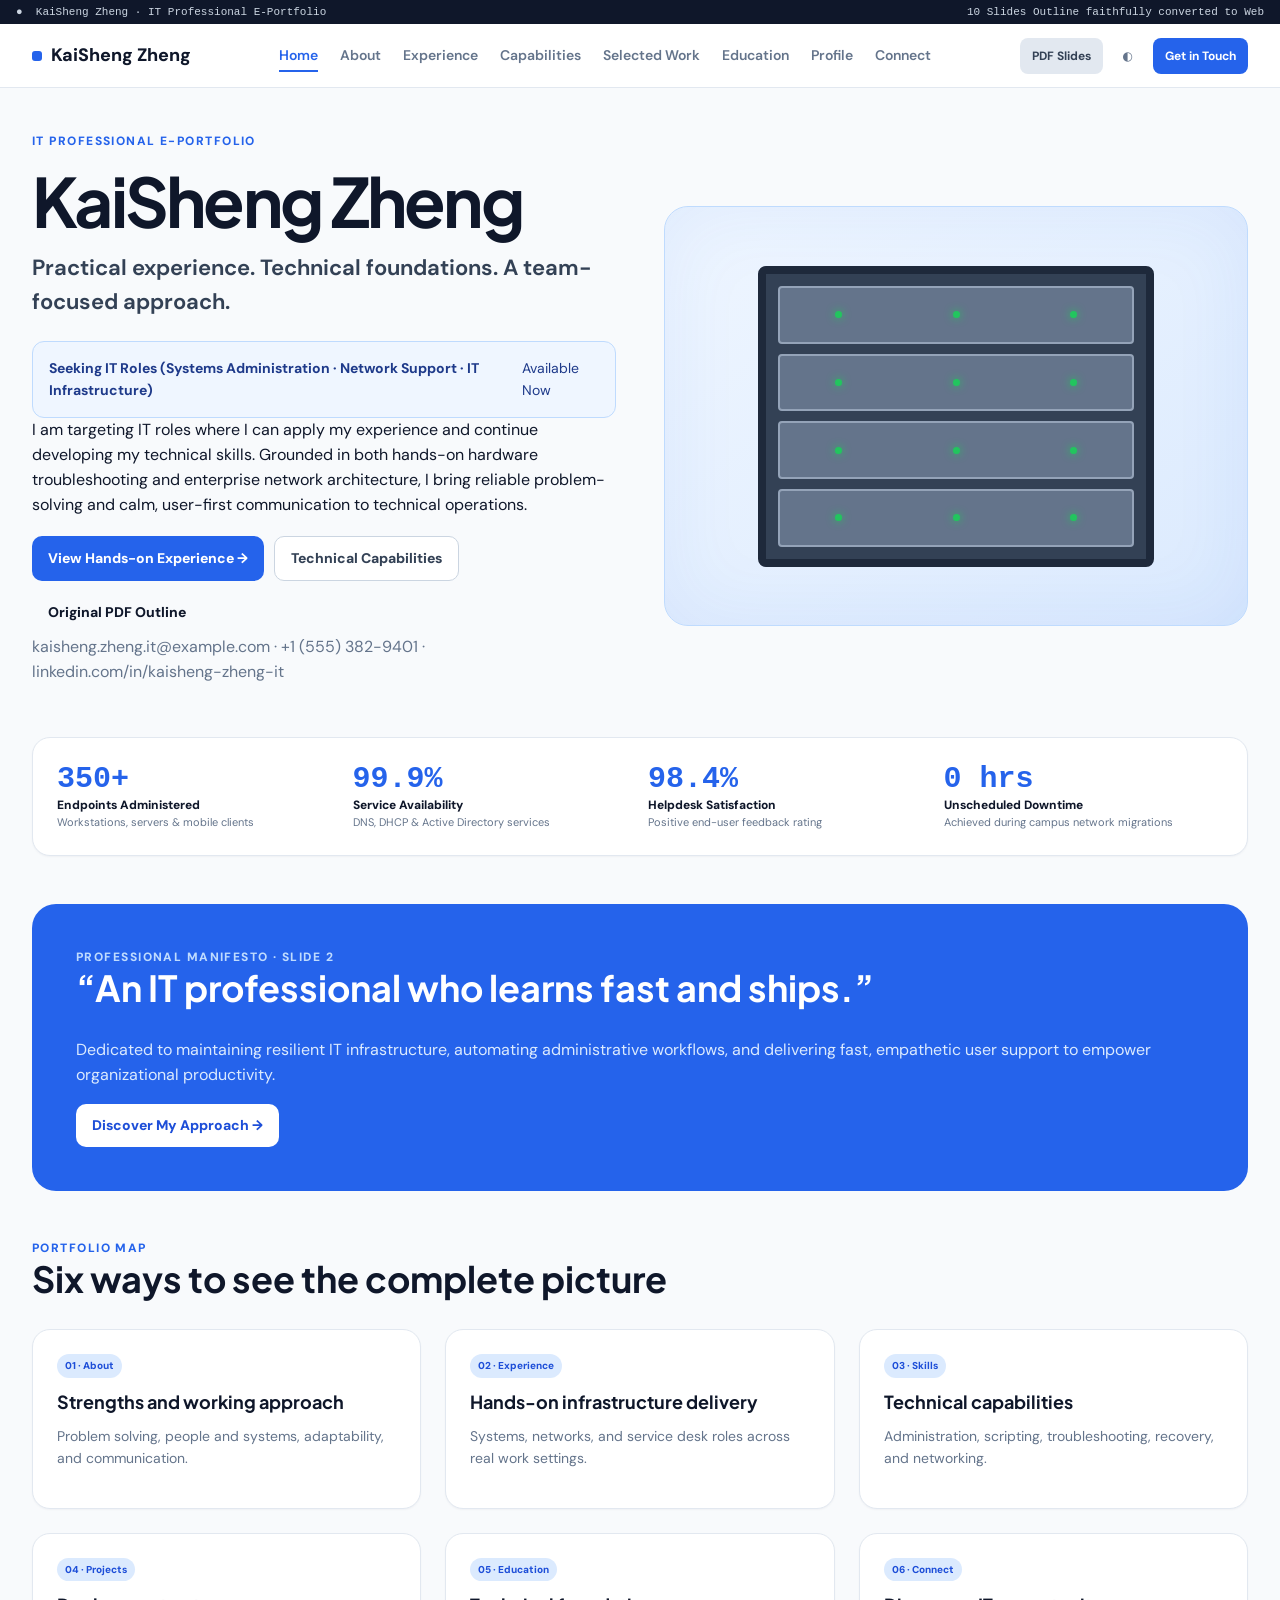
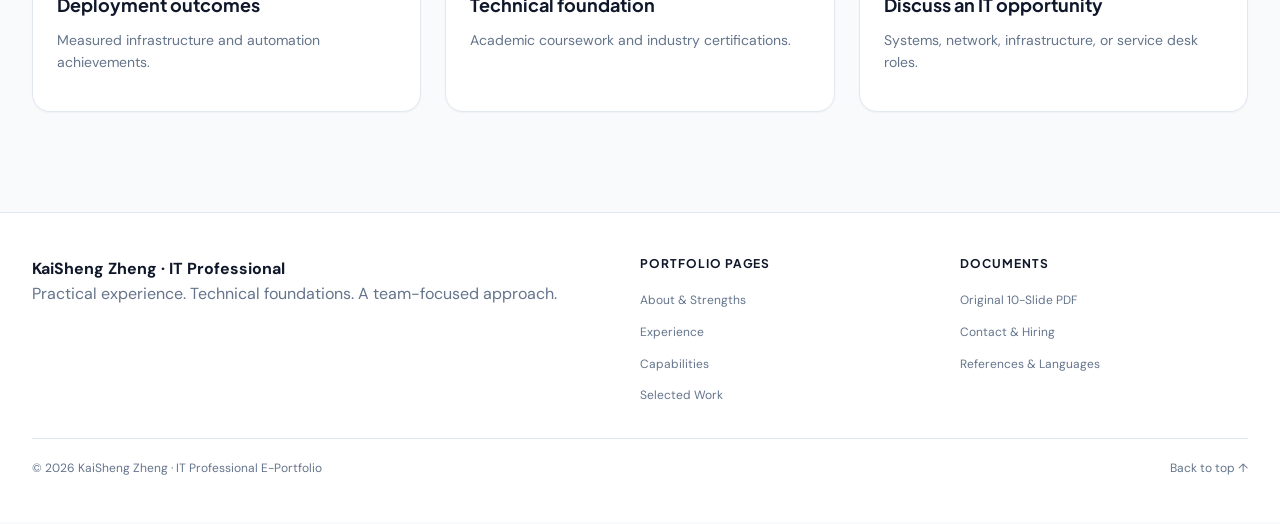
<file: html/index.html>
<!doctype html>
<html lang="en">
<head>
  <meta charset="utf-8"><meta name="viewport" content="width=device-width,initial-scale=1">
  <title>KaiSheng Zheng | IT Professional E-Portfolio</title>
  <meta name="description" content="IT professional e-portfolio for KaiSheng Zheng featuring systems, network, support, education, and projects.">
  <link rel="preconnect" href="https://fonts.googleapis.com"><link rel="preconnect" href="https://fonts.gstatic.com" crossorigin>
  <link href="https://fonts.googleapis.com/css2?family=DM+Sans:wght@400;500;600;700;800&family=Plus+Jakarta+Sans:wght@600;700;800&family=JetBrains+Mono:wght@400;600&display=swap" rel="stylesheet">
  <link rel="stylesheet" href="styles.css">
</head>
<body>
  <div class="top-banner"><span>● &nbsp;KaiSheng Zheng · IT Professional E-Portfolio</span><span>10 Slides Outline faithfully converted to Web</span></div>
  <header class="nav">
    <div class="nav-inner container">
      <a class="brand" href="index.html"><span class="brand-dot"></span><span>KaiSheng Zheng</span></a>
      <nav class="nav-links"><a class="active" href="index.html">Home</a><a href="about.html">About</a><a href="experience.html">Experience</a><a href="skills.html">Capabilities</a><a href="projects.html">Selected Work</a><a href="education.html">Education</a><a href="profile.html">Profile</a><a href="contact.html">Connect</a></nav>
      <div class="nav-actions"><a class="pdf-button" href="assets/KaiSheng-Zheng-IT-Professional-E-Portfolio.pdf" target="_blank">PDF Slides</a><button class="icon-button" onclick="toggleTheme()" aria-label="Toggle theme">◐</button><a class="nav-cta" href="contact.html">Get in Touch</a><button class="menu-button icon-button" onclick="toggleMenu()" aria-label="Menu">☰</button></div>
    </div>
    <nav class="mobile-menu"><a href="index.html">Home</a><a href="about.html">About</a><a href="experience.html">Experience</a><a href="skills.html">Capabilities</a><a href="projects.html">Selected Work</a><a href="education.html">Education</a><a href="profile.html">Profile</a><a href="contact.html">Connect</a></nav>
  </header>
  <main>
    <div class="page">
      <section class="hero">
        <div>
          <div class="kicker">IT Professional E-Portfolio</div>
          <h1>KaiSheng Zheng</h1>
          <p class="hero-headline">Practical experience. Technical foundations. A team-focused approach.</p>
          <div class="target"><strong>Seeking IT Roles (Systems Administration · Network Support · IT Infrastructure)</strong><span>Available Now</span></div>
          <p>I am targeting IT roles where I can apply my experience and continue developing my technical skills. Grounded in both hands-on hardware troubleshooting and enterprise network architecture, I bring reliable problem-solving and calm, user-first communication to technical operations.</p>
          <div class="actions"><a class="button primary" href="experience.html">View Hands-on Experience →</a><a class="button secondary" href="skills.html">Technical Capabilities</a><a class="button" href="assets/KaiSheng-Zheng-IT-Professional-E-Portfolio.pdf" target="_blank">Original PDF Outline</a></div>
          <p class="lead">kaisheng.zheng.it@example.com · +1 (555) 382-9401 · linkedin.com/in/kaisheng-zheng-it</p>
        </div>
        <div class="rack" aria-label="Server rack illustration">
          <div class="rack-visual"><div class="rack-unit"><i></i><i></i><i></i></div><div class="rack-unit"><i></i><i></i><i></i></div><div class="rack-unit"><i></i><i></i><i></i></div><div class="rack-unit"><i></i><i></i><i></i></div></div>
        </div>
      </section>
      <section class="metrics card">
        <div><div class="metric-value">350+</div><div class="metric-label">Endpoints Administered</div><div class="metric-copy">Workstations, servers & mobile clients</div></div>
        <div><div class="metric-value">99.9%</div><div class="metric-label">Service Availability</div><div class="metric-copy">DNS, DHCP & Active Directory services</div></div>
        <div><div class="metric-value">98.4%</div><div class="metric-label">Helpdesk Satisfaction</div><div class="metric-copy">Positive end-user feedback rating</div></div>
        <div><div class="metric-value">0 hrs</div><div class="metric-label">Unscheduled Downtime</div><div class="metric-copy">Achieved during campus network migrations</div></div>
      </section>
      <section class="manifesto">
        <div class="kicker" style="color:#bfdbfe">Professional Manifesto · Slide 2</div>
        <h2>“An IT professional who learns fast and ships.”</h2>
        <p>Dedicated to maintaining resilient IT infrastructure, automating administrative workflows, and delivering fast, empathetic user support to empower organizational productivity.</p>
        <a class="button" style="background:#fff;color:#1d4ed8" href="about.html">Discover My Approach →</a>
      </section>
      <section>
        <div class="section-title"><div class="kicker">Portfolio Map</div><h2>Six ways to see the complete picture</h2></div>
        <div class="grid-3">
          <a class="card feature-card" href="about.html"><span class="pill">01 · About</span><h3>Strengths and working approach</h3><p>Problem solving, people and systems, adaptability, and communication.</p></a>
          <a class="card feature-card" href="experience.html"><span class="pill">02 · Experience</span><h3>Hands-on infrastructure delivery</h3><p>Systems, networks, and service desk roles across real work settings.</p></a>
          <a class="card feature-card" href="skills.html"><span class="pill">03 · Skills</span><h3>Technical capabilities</h3><p>Administration, scripting, troubleshooting, recovery, and networking.</p></a>
          <a class="card feature-card" href="projects.html"><span class="pill">04 · Projects</span><h3>Deployment outcomes</h3><p>Measured infrastructure and automation achievements.</p></a>
          <a class="card feature-card" href="education.html"><span class="pill">05 · Education</span><h3>Technical foundation</h3><p>Academic coursework and industry certifications.</p></a>
          <a class="card feature-card" href="contact.html"><span class="pill">06 · Connect</span><h3>Discuss an IT opportunity</h3><p>Systems, network, infrastructure, or service desk roles.</p></a>
        </div>
      </section>
    </div>
  </main>
  <footer class="footer"><div class="footer-inner"><div class="footer-grid"><div><strong>KaiSheng Zheng · IT Professional</strong><p class="lead">Practical experience. Technical foundations. A team-focused approach.</p></div><div><h4>Portfolio Pages</h4><ul><li><a href="about.html">About & Strengths</a></li><li><a href="experience.html">Experience</a></li><li><a href="skills.html">Capabilities</a></li><li><a href="projects.html">Selected Work</a></li></ul></div><div><h4>Documents</h4><ul><li><a href="assets/KaiSheng-Zheng-IT-Professional-E-Portfolio.pdf" target="_blank">Original 10-Slide PDF</a></li><li><a href="contact.html">Contact & Hiring</a></li><li><a href="profile.html">References & Languages</a></li></ul></div></div><div class="footer-bottom"><span>© 2026 KaiSheng Zheng · IT Professional E-Portfolio</span><a href="#">Back to top ↑</a></div></div></footer>
  <script src="script.js"></script>
</body>
</html>
</file>
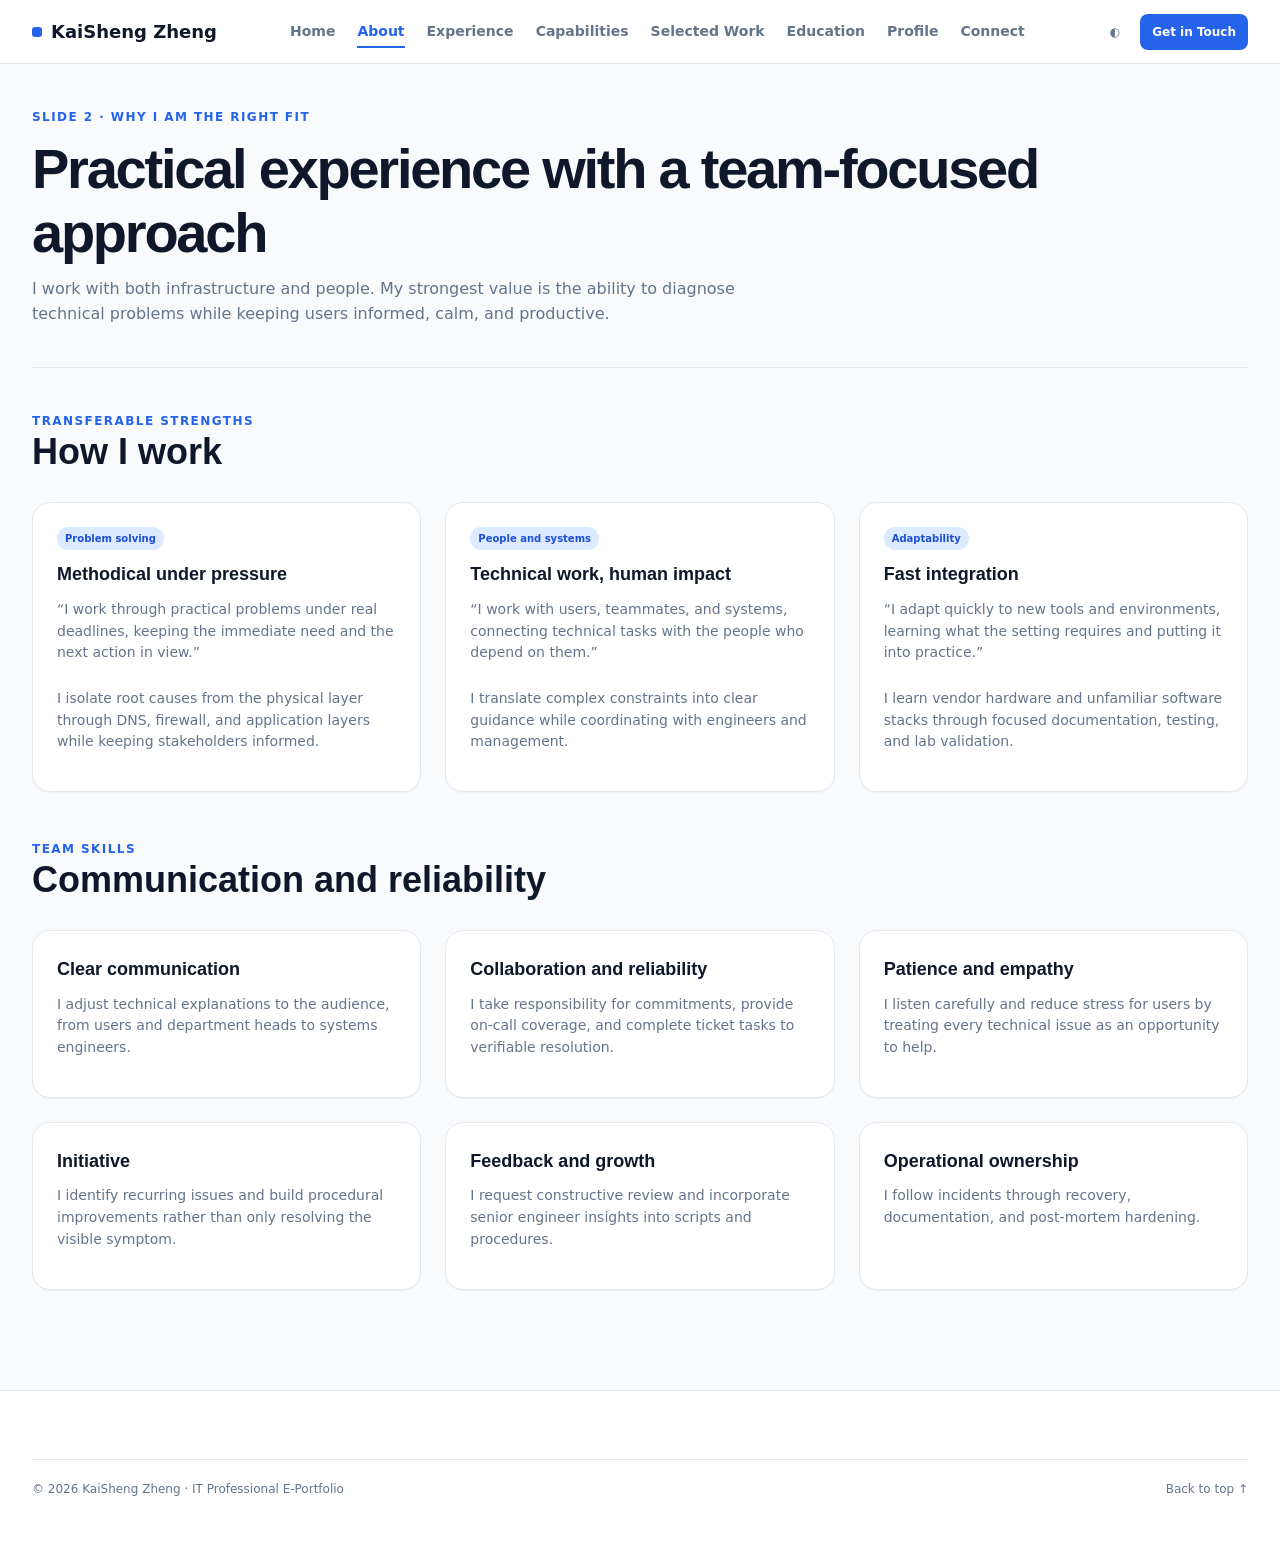
<file: html/about.html>
<!doctype html>
<html lang="en">
<head><meta charset="utf-8"><meta name="viewport" content="width=device-width,initial-scale=1"><title>About | KaiSheng Zheng</title><link rel="stylesheet" href="styles.css"></head>
<body>
  <header class="nav"><div class="nav-inner container"><a class="brand" href="index.html"><span class="brand-dot"></span><span>KaiSheng Zheng</span></a><nav class="nav-links"><a href="index.html">Home</a><a class="active" href="about.html">About</a><a href="experience.html">Experience</a><a href="skills.html">Capabilities</a><a href="projects.html">Selected Work</a><a href="education.html">Education</a><a href="profile.html">Profile</a><a href="contact.html">Connect</a></nav><div class="nav-actions"><button class="icon-button" onclick="toggleTheme()">◐</button><a class="nav-cta" href="contact.html">Get in Touch</a><button class="menu-button icon-button" onclick="toggleMenu()">☰</button></div></div><nav class="mobile-menu"><a href="index.html">Home</a><a href="about.html">About</a><a href="experience.html">Experience</a><a href="skills.html">Capabilities</a><a href="projects.html">Selected Work</a><a href="education.html">Education</a><a href="profile.html">Profile</a><a href="contact.html">Connect</a></nav></header>
  <main><div class="page">
    <div class="page-header"><div><div class="kicker">Slide 2 · Why I Am the Right Fit</div><h1>Practical experience with a team-focused approach</h1><p class="lead">I work with both infrastructure and people. My strongest value is the ability to diagnose technical problems while keeping users informed, calm, and productive.</p></div></div>
    <section><div class="section-title"><div class="kicker">Transferable Strengths</div><h2>How I work</h2></div><div class="grid-3">
      <article class="card feature-card"><span class="pill">Problem solving</span><h3>Methodical under pressure</h3><p>“I work through practical problems under real deadlines, keeping the immediate need and the next action in view.”</p><p>I isolate root causes from the physical layer through DNS, firewall, and application layers while keeping stakeholders informed.</p></article>
      <article class="card feature-card"><span class="pill">People and systems</span><h3>Technical work, human impact</h3><p>“I work with users, teammates, and systems, connecting technical tasks with the people who depend on them.”</p><p>I translate complex constraints into clear guidance while coordinating with engineers and management.</p></article>
      <article class="card feature-card"><span class="pill">Adaptability</span><h3>Fast integration</h3><p>“I adapt quickly to new tools and environments, learning what the setting requires and putting it into practice.”</p><p>I learn vendor hardware and unfamiliar software stacks through focused documentation, testing, and lab validation.</p></article>
    </div></section>
    <section style="margin-top:48px"><div class="section-title"><div class="kicker">Team Skills</div><h2>Communication and reliability</h2></div><div class="grid-3">
      <article class="card feature-card"><h3>Clear communication</h3><p>I adjust technical explanations to the audience, from users and department heads to systems engineers.</p></article>
      <article class="card feature-card"><h3>Collaboration and reliability</h3><p>I take responsibility for commitments, provide on-call coverage, and complete ticket tasks to verifiable resolution.</p></article>
      <article class="card feature-card"><h3>Patience and empathy</h3><p>I listen carefully and reduce stress for users by treating every technical issue as an opportunity to help.</p></article>
      <article class="card feature-card"><h3>Initiative</h3><p>I identify recurring issues and build procedural improvements rather than only resolving the visible symptom.</p></article>
      <article class="card feature-card"><h3>Feedback and growth</h3><p>I request constructive review and incorporate senior engineer insights into scripts and procedures.</p></article>
      <article class="card feature-card"><h3>Operational ownership</h3><p>I follow incidents through recovery, documentation, and post-mortem hardening.</p></article>
    </div></section>
  </div></main>
  <footer class="footer"><div class="footer-inner"><div class="footer-bottom"><span>© 2026 KaiSheng Zheng · IT Professional E-Portfolio</span><a href="#">Back to top ↑</a></div></div></footer><script src="script.js"></script>
</body>
</html>
</file>
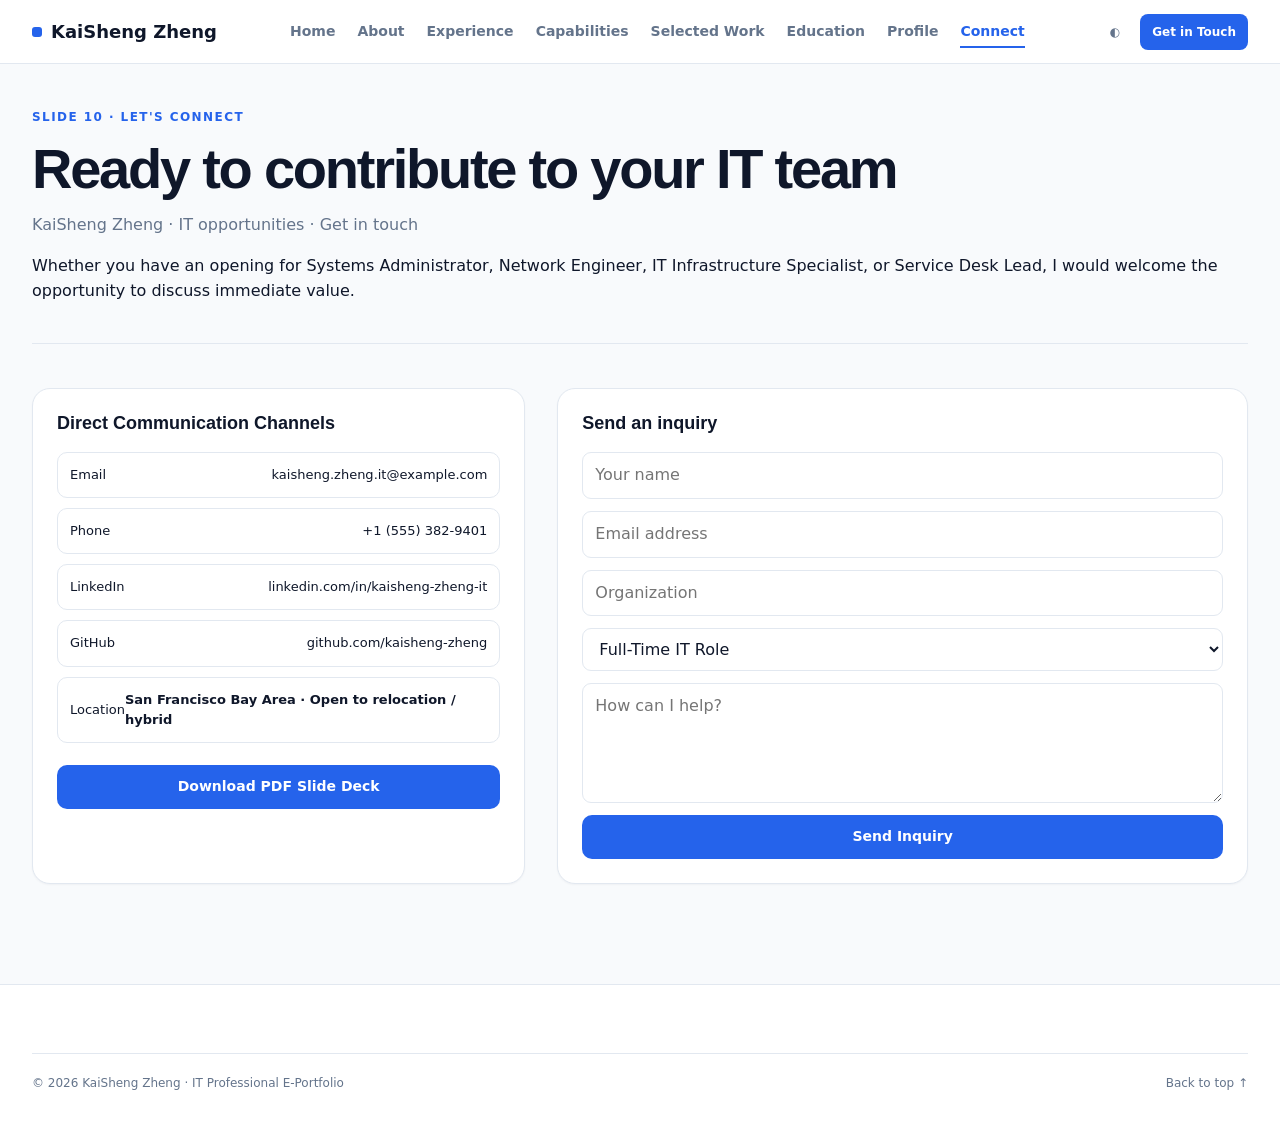
<file: html/contact.html>
<!doctype html>
<html lang="en">
<head><meta charset="utf-8"><meta name="viewport" content="width=device-width,initial-scale=1"><title>Contact | KaiSheng Zheng</title><link rel="stylesheet" href="styles.css"></head>
<body>
  <header class="nav"><div class="nav-inner container"><a class="brand" href="index.html"><span class="brand-dot"></span><span>KaiSheng Zheng</span></a><nav class="nav-links"><a href="index.html">Home</a><a href="about.html">About</a><a href="experience.html">Experience</a><a href="skills.html">Capabilities</a><a href="projects.html">Selected Work</a><a href="education.html">Education</a><a href="profile.html">Profile</a><a class="active" href="contact.html">Connect</a></nav><div class="nav-actions"><button class="icon-button" onclick="toggleTheme()">◐</button><a class="nav-cta" href="contact.html">Get in Touch</a><button class="menu-button icon-button" onclick="toggleMenu()">☰</button></div></div><nav class="mobile-menu"><a href="index.html">Home</a><a href="about.html">About</a><a href="experience.html">Experience</a><a href="skills.html">Capabilities</a><a href="projects.html">Selected Work</a><a href="education.html">Education</a><a href="profile.html">Profile</a><a href="contact.html">Connect</a></nav></header>
  <main><div class="page">
    <div class="page-header"><div><div class="kicker">Slide 10 · Let's Connect</div><h1>Ready to contribute to your IT team</h1><p class="lead">KaiSheng Zheng · IT opportunities · Get in touch</p><p>Whether you have an opening for Systems Administrator, Network Engineer, IT Infrastructure Specialist, or Service Desk Lead, I would welcome the opportunity to discuss immediate value.</p></div></div>
    <div class="contact-grid">
      <section class="contact-card card"><h3>Direct Communication Channels</h3><div class="contact-row"><span>Email</span><a href="mailto:kaisheng.zheng.it@example.com">kaisheng.zheng.it@example.com</a></div><div class="contact-row"><span>Phone</span><a href="tel:+15553829401">+1 (555) 382-9401</a></div><div class="contact-row"><span>LinkedIn</span><a href="https://linkedin.com/in/kaisheng-zheng-it" target="_blank">linkedin.com/in/kaisheng-zheng-it</a></div><div class="contact-row"><span>GitHub</span><a href="https://github.com/kaisheng-zheng" target="_blank">github.com/kaisheng-zheng</a></div><div class="contact-row"><span>Location</span><strong>San Francisco Bay Area · Open to relocation / hybrid</strong></div><a class="button primary" style="width:100%;margin-top:12px" href="assets/KaiSheng-Zheng-IT-Professional-E-Portfolio.pdf" download>Download PDF Slide Deck</a></section>
      <section class="contact-card card"><h3>Send an inquiry</h3><form class="contact-form" onsubmit="event.preventDefault();this.innerHTML='<div class=&quot;manifesto&quot; style=&quot;padding:24px&quot;><h3>Thank you.</h3><p>Your message has been prepared for follow-up.</p></div>'"><input name="name" placeholder="Your name" required><input name="email" type="email" placeholder="Email address" required><input name="organization" placeholder="Organization"><select name="role"><option>Full-Time IT Role</option><option>Contract / Consulting</option><option>Internship / Apprenticeship</option><option>Reference Request</option></select><textarea name="message" placeholder="How can I help?" required></textarea><button class="button primary" type="submit">Send Inquiry</button></form></section>
    </div>
  </div></main>
  <footer class="footer"><div class="footer-inner"><div class="footer-bottom"><span>© 2026 KaiSheng Zheng · IT Professional E-Portfolio</span><a href="#">Back to top ↑</a></div></div></footer><script src="script.js"></script>
</body>
</html>
</file>
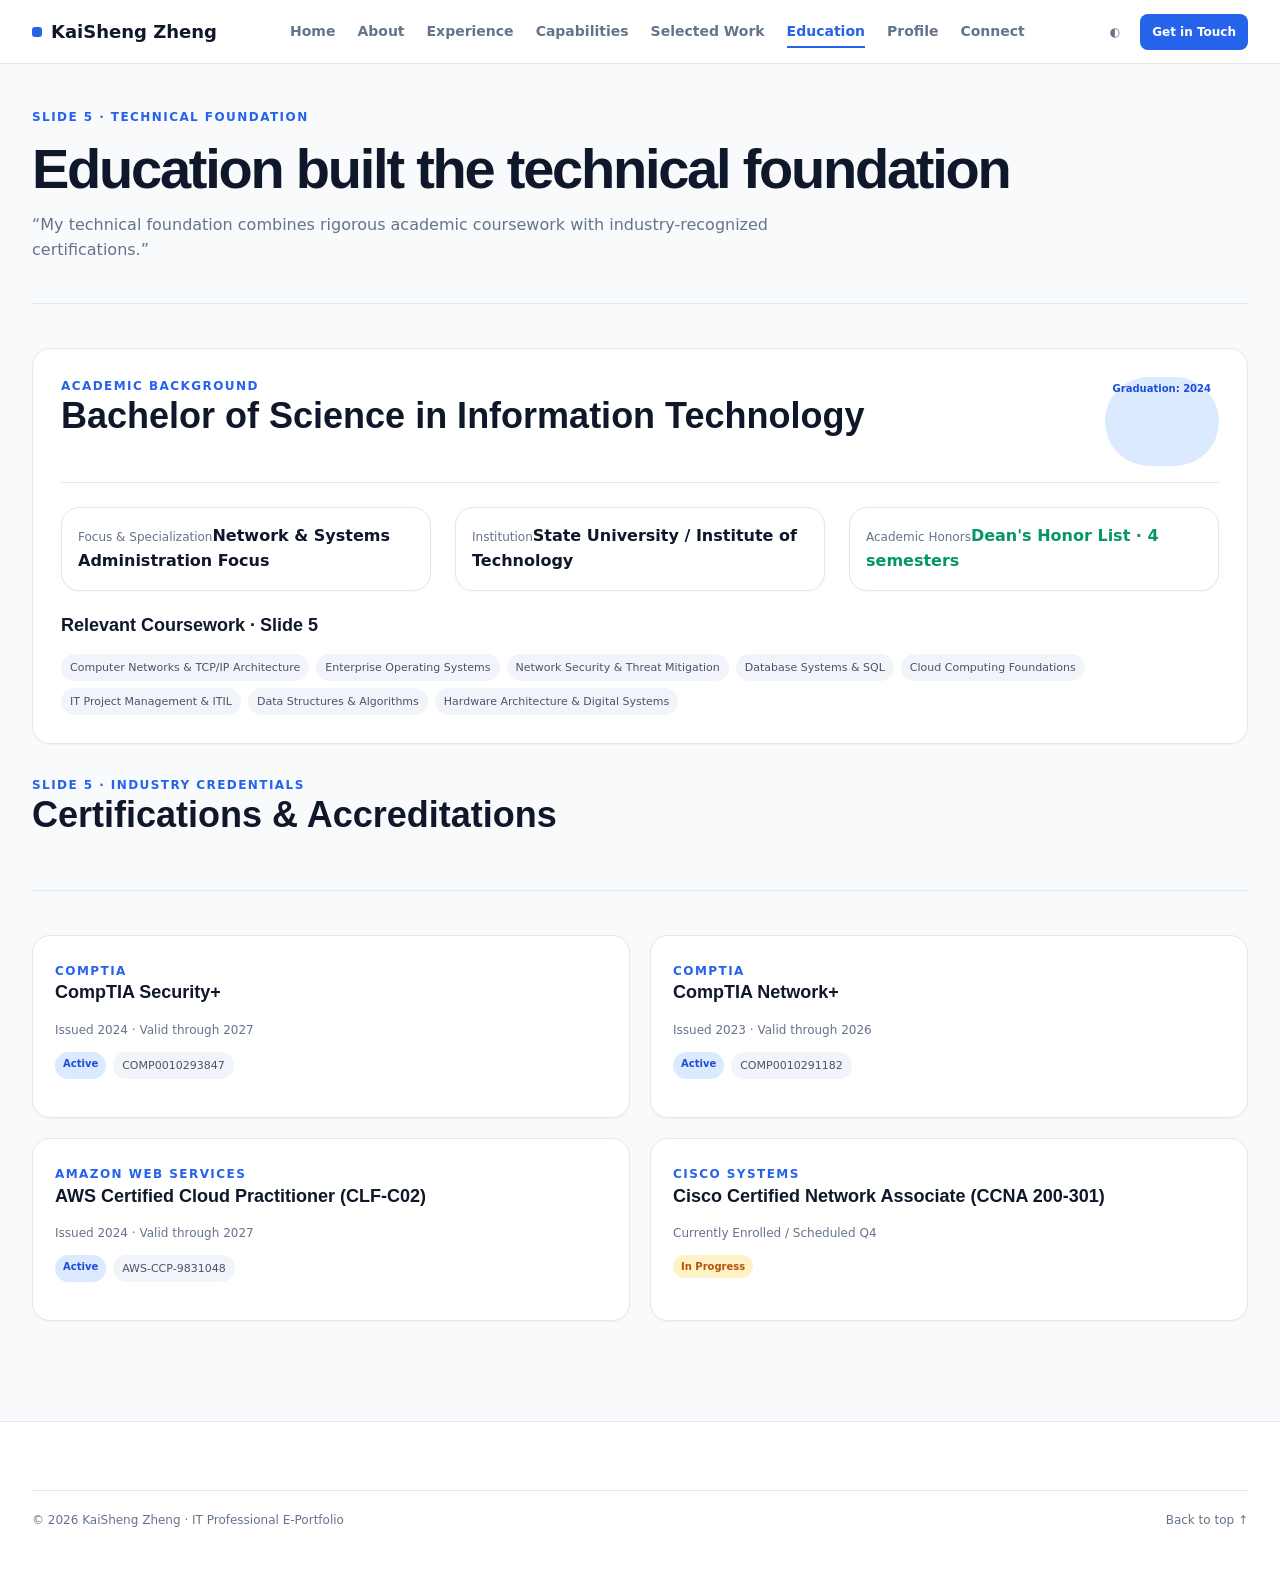
<file: html/education.html>
<!doctype html>
<html lang="en">
<head><meta charset="utf-8"><meta name="viewport" content="width=device-width,initial-scale=1"><title>Education | KaiSheng Zheng</title><link rel="stylesheet" href="styles.css"></head>
<body>
  <header class="nav"><div class="nav-inner container"><a class="brand" href="index.html"><span class="brand-dot"></span><span>KaiSheng Zheng</span></a><nav class="nav-links"><a href="index.html">Home</a><a href="about.html">About</a><a href="experience.html">Experience</a><a href="skills.html">Capabilities</a><a href="projects.html">Selected Work</a><a class="active" href="education.html">Education</a><a href="profile.html">Profile</a><a href="contact.html">Connect</a></nav><div class="nav-actions"><button class="icon-button" onclick="toggleTheme()">◐</button><a class="nav-cta" href="contact.html">Get in Touch</a><button class="menu-button icon-button" onclick="toggleMenu()">☰</button></div></div><nav class="mobile-menu"><a href="index.html">Home</a><a href="about.html">About</a><a href="experience.html">Experience</a><a href="skills.html">Capabilities</a><a href="projects.html">Selected Work</a><a href="education.html">Education</a><a href="profile.html">Profile</a><a href="contact.html">Connect</a></nav></header>
  <main><div class="page">
    <div class="page-header"><div><div class="kicker">Slide 5 · Technical Foundation</div><h1>Education built the technical foundation</h1><p class="lead">“My technical foundation combines rigorous academic coursework with industry-recognized certifications.”</p></div></div>
    <section class="education-card card">
      <div class="experience-head"><div><div class="kicker">Academic Background</div><h2>Bachelor of Science in Information Technology</h2></div><span class="pill">Graduation: 2024</span></div>
      <div class="grid-3" style="margin:24px 0"><div class="card" style="padding:16px"><span class="meta">Focus & Specialization</span><strong>Network & Systems Administration Focus</strong></div><div class="card" style="padding:16px"><span class="meta">Institution</span><strong>State University / Institute of Technology</strong></div><div class="card" style="padding:16px"><span class="meta">Academic Honors</span><strong style="color:#059669">Dean's Honor List · 4 semesters</strong></div></div>
      <h3>Relevant Coursework · Slide 5</h3><div class="tags"><span class="tag">Computer Networks & TCP/IP Architecture</span><span class="tag">Enterprise Operating Systems</span><span class="tag">Network Security & Threat Mitigation</span><span class="tag">Database Systems & SQL</span><span class="tag">Cloud Computing Foundations</span><span class="tag">IT Project Management & ITIL</span><span class="tag">Data Structures & Algorithms</span><span class="tag">Hardware Architecture & Digital Systems</span></div>
    </section>
    <section><div class="page-header"><div><div class="kicker">Slide 5 · Industry Credentials</div><h2>Certifications & Accreditations</h2></div></div><div class="cert-grid">
      <article class="cert card"><span class="kicker">CompTIA</span><h3>CompTIA Security+</h3><p class="meta">Issued 2024 · Valid through 2027</p><p class="tags"><span class="pill">Active</span><span class="tag">COMP0010293847</span></p></article>
      <article class="cert card"><span class="kicker">CompTIA</span><h3>CompTIA Network+</h3><p class="meta">Issued 2023 · Valid through 2026</p><p class="tags"><span class="pill">Active</span><span class="tag">COMP0010291182</span></p></article>
      <article class="cert card"><span class="kicker">Amazon Web Services</span><h3>AWS Certified Cloud Practitioner (CLF-C02)</h3><p class="meta">Issued 2024 · Valid through 2027</p><p class="tags"><span class="pill">Active</span><span class="tag">AWS-CCP-9831048</span></p></article>
      <article class="cert card"><span class="kicker">Cisco Systems</span><h3>Cisco Certified Network Associate (CCNA 200-301)</h3><p class="meta">Currently Enrolled / Scheduled Q4</p><p class="tags"><span class="pill" style="background:#fef3c7;color:#b45309">In Progress</span></p></article>
    </div></section>
  </div></main>
  <footer class="footer"><div class="footer-inner"><div class="footer-bottom"><span>© 2026 KaiSheng Zheng · IT Professional E-Portfolio</span><a href="#">Back to top ↑</a></div></div></footer><script src="script.js"></script>
</body>
</html>
</file>
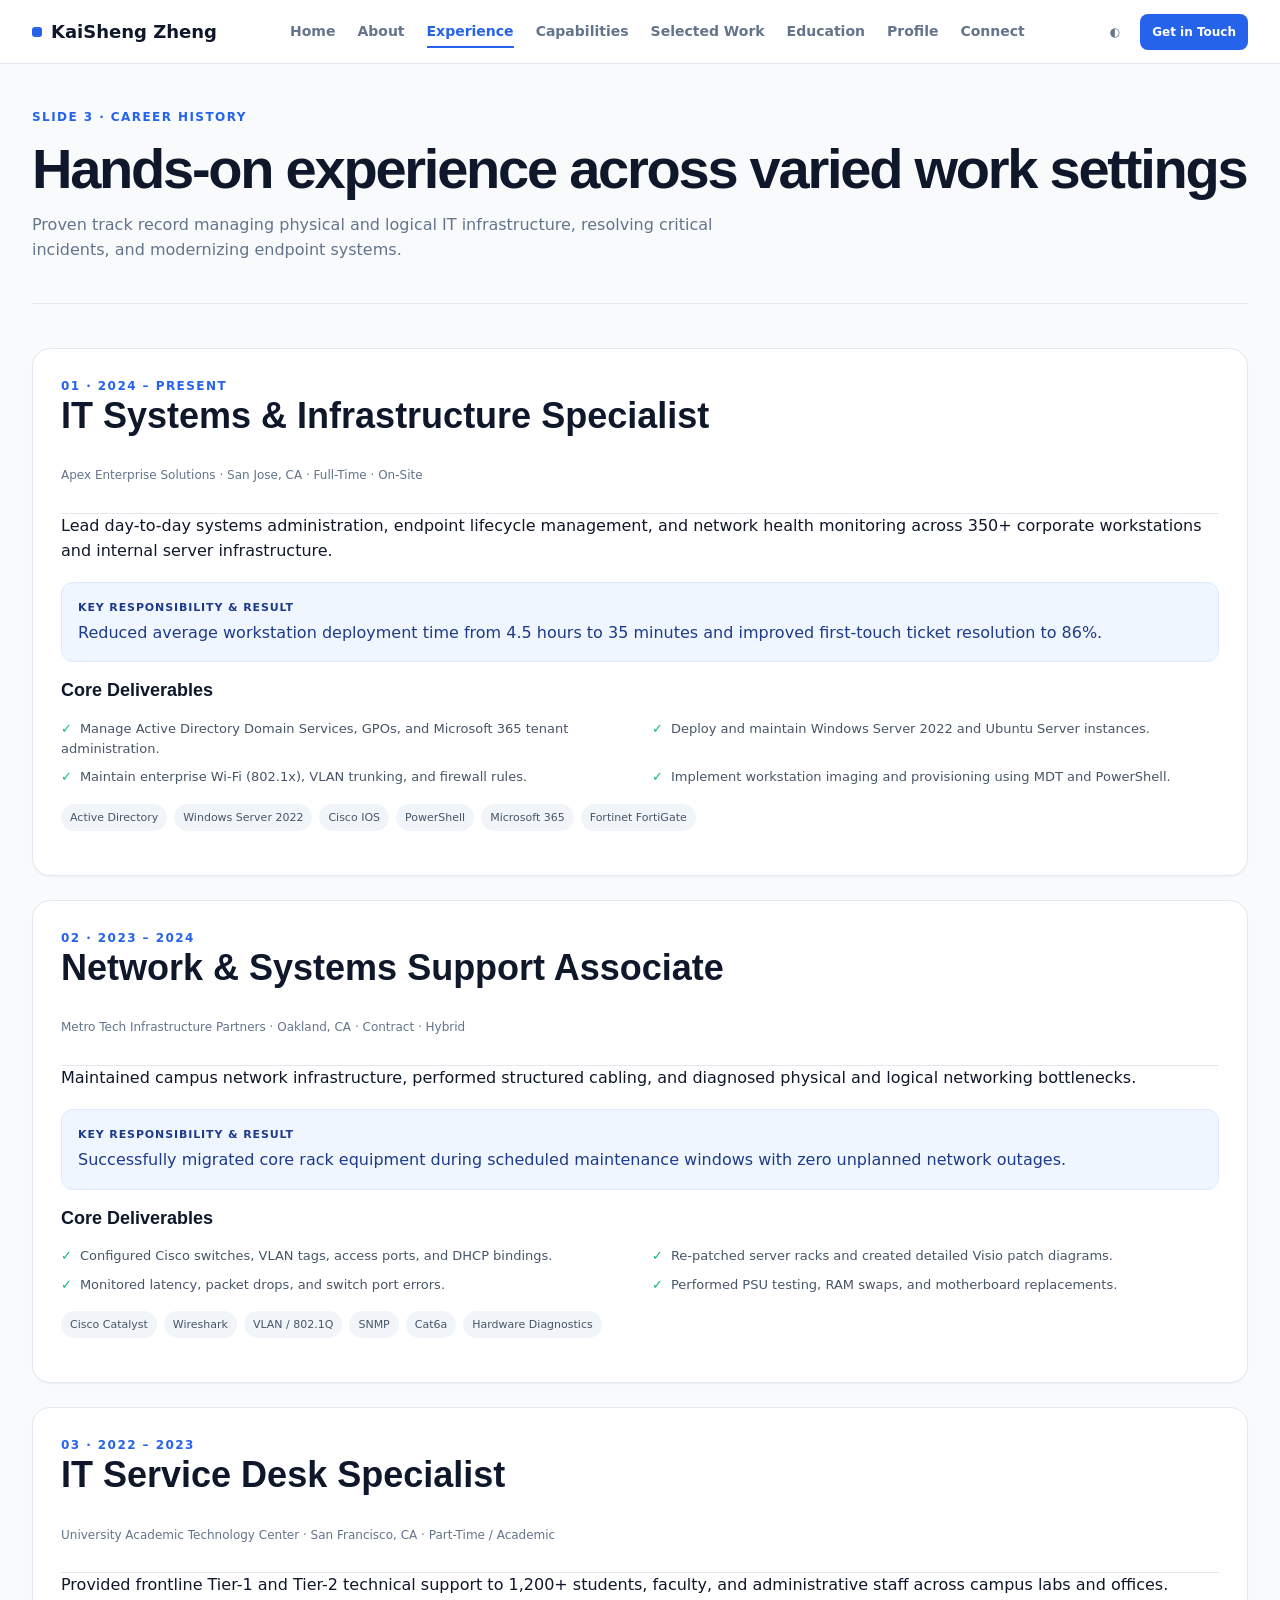
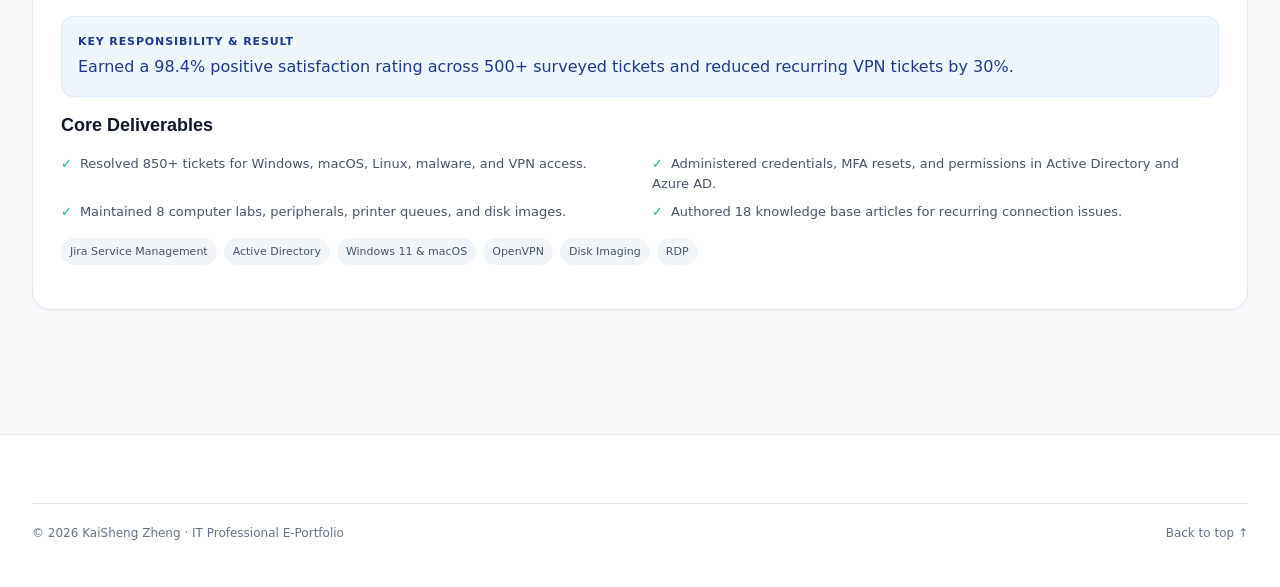
<file: html/experience.html>
<!doctype html>
<html lang="en">
<head><meta charset="utf-8"><meta name="viewport" content="width=device-width,initial-scale=1"><title>Experience | KaiSheng Zheng</title><link rel="stylesheet" href="styles.css"></head>
<body>
  <header class="nav"><div class="nav-inner container"><a class="brand" href="index.html"><span class="brand-dot"></span><span>KaiSheng Zheng</span></a><nav class="nav-links"><a href="index.html">Home</a><a href="about.html">About</a><a class="active" href="experience.html">Experience</a><a href="skills.html">Capabilities</a><a href="projects.html">Selected Work</a><a href="education.html">Education</a><a href="profile.html">Profile</a><a href="contact.html">Connect</a></nav><div class="nav-actions"><button class="icon-button" onclick="toggleTheme()">◐</button><a class="nav-cta" href="contact.html">Get in Touch</a><button class="menu-button icon-button" onclick="toggleMenu()">☰</button></div></div><nav class="mobile-menu"><a href="index.html">Home</a><a href="about.html">About</a><a href="experience.html">Experience</a><a href="skills.html">Capabilities</a><a href="projects.html">Selected Work</a><a href="education.html">Education</a><a href="profile.html">Profile</a><a href="contact.html">Connect</a></nav></header>
  <main><div class="page">
    <div class="page-header"><div><div class="kicker">Slide 3 · Career History</div><h1>Hands-on experience across varied work settings</h1><p class="lead">Proven track record managing physical and logical IT infrastructure, resolving critical incidents, and modernizing endpoint systems.</p></div></div>
    <article class="experience-card card" data-category="systems network">
      <div class="experience-head"><div><div class="kicker">01 · 2024 – Present</div><h2>IT Systems & Infrastructure Specialist</h2><p class="meta">Apex Enterprise Solutions · San Jose, CA · Full-Time · On-Site</p></div></div>
      <p>Lead day-to-day systems administration, endpoint lifecycle management, and network health monitoring across 350+ corporate workstations and internal server infrastructure.</p>
      <div class="key-result"><span>Key Responsibility & Result</span>Reduced average workstation deployment time from 4.5 hours to 35 minutes and improved first-touch ticket resolution to 86%.</div>
      <h3>Core Deliverables</h3><ul class="deliverables"><li>Manage Active Directory Domain Services, GPOs, and Microsoft 365 tenant administration.</li><li>Deploy and maintain Windows Server 2022 and Ubuntu Server instances.</li><li>Maintain enterprise Wi-Fi (802.1x), VLAN trunking, and firewall rules.</li><li>Implement workstation imaging and provisioning using MDT and PowerShell.</li></ul>
      <p class="tags"><span class="tag">Active Directory</span><span class="tag">Windows Server 2022</span><span class="tag">Cisco IOS</span><span class="tag">PowerShell</span><span class="tag">Microsoft 365</span><span class="tag">Fortinet FortiGate</span></p>
    </article>
    <article class="experience-card card" data-category="network support">
      <div class="experience-head"><div><div class="kicker">02 · 2023 – 2024</div><h2>Network & Systems Support Associate</h2><p class="meta">Metro Tech Infrastructure Partners · Oakland, CA · Contract · Hybrid</p></div></div>
      <p>Maintained campus network infrastructure, performed structured cabling, and diagnosed physical and logical networking bottlenecks.</p>
      <div class="key-result"><span>Key Responsibility & Result</span>Successfully migrated core rack equipment during scheduled maintenance windows with zero unplanned network outages.</div>
      <h3>Core Deliverables</h3><ul class="deliverables"><li>Configured Cisco switches, VLAN tags, access ports, and DHCP bindings.</li><li>Re-patched server racks and created detailed Visio patch diagrams.</li><li>Monitored latency, packet drops, and switch port errors.</li><li>Performed PSU testing, RAM swaps, and motherboard replacements.</li></ul>
      <p class="tags"><span class="tag">Cisco Catalyst</span><span class="tag">Wireshark</span><span class="tag">VLAN / 802.1Q</span><span class="tag">SNMP</span><span class="tag">Cat6a</span><span class="tag">Hardware Diagnostics</span></p>
    </article>
    <article class="experience-card card" data-category="support systems">
      <div class="experience-head"><div><div class="kicker">03 · 2022 – 2023</div><h2>IT Service Desk Specialist</h2><p class="meta">University Academic Technology Center · San Francisco, CA · Part-Time / Academic</p></div></div>
      <p>Provided frontline Tier-1 and Tier-2 technical support to 1,200+ students, faculty, and administrative staff across campus labs and offices.</p>
      <div class="key-result"><span>Key Responsibility & Result</span>Earned a 98.4% positive satisfaction rating across 500+ surveyed tickets and reduced recurring VPN tickets by 30%.</div>
      <h3>Core Deliverables</h3><ul class="deliverables"><li>Resolved 850+ tickets for Windows, macOS, Linux, malware, and VPN access.</li><li>Administered credentials, MFA resets, and permissions in Active Directory and Azure AD.</li><li>Maintained 8 computer labs, peripherals, printer queues, and disk images.</li><li>Authored 18 knowledge base articles for recurring connection issues.</li></ul>
      <p class="tags"><span class="tag">Jira Service Management</span><span class="tag">Active Directory</span><span class="tag">Windows 11 & macOS</span><span class="tag">OpenVPN</span><span class="tag">Disk Imaging</span><span class="tag">RDP</span></p>
    </article>
  </div></main>
  <footer class="footer"><div class="footer-inner"><div class="footer-bottom"><span>© 2026 KaiSheng Zheng · IT Professional E-Portfolio</span><a href="#">Back to top ↑</a></div></div></footer><script src="script.js"></script>
</body>
</html>
</file>
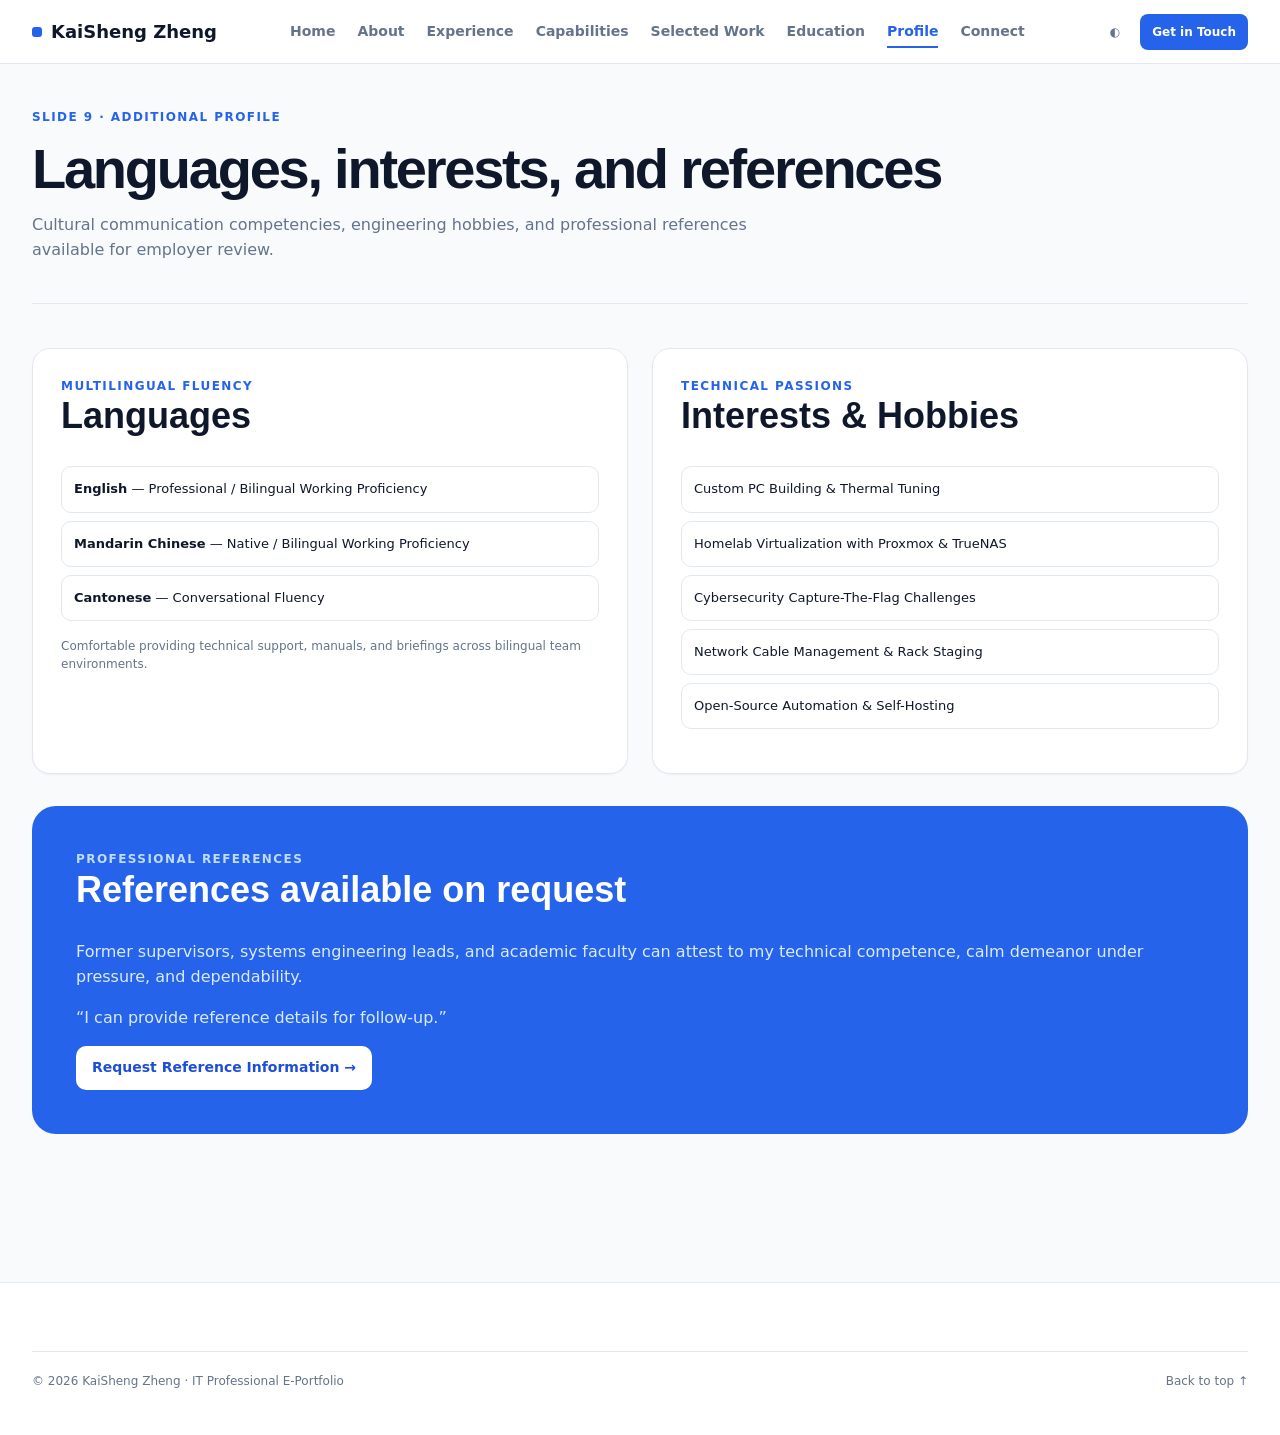
<file: html/profile.html>
<!doctype html>
<html lang="en">
<head><meta charset="utf-8"><meta name="viewport" content="width=device-width,initial-scale=1"><title>Profile | KaiSheng Zheng</title><link rel="stylesheet" href="styles.css"></head>
<body>
  <header class="nav"><div class="nav-inner container"><a class="brand" href="index.html"><span class="brand-dot"></span><span>KaiSheng Zheng</span></a><nav class="nav-links"><a href="index.html">Home</a><a href="about.html">About</a><a href="experience.html">Experience</a><a href="skills.html">Capabilities</a><a href="projects.html">Selected Work</a><a href="education.html">Education</a><a class="active" href="profile.html">Profile</a><a href="contact.html">Connect</a></nav><div class="nav-actions"><button class="icon-button" onclick="toggleTheme()">◐</button><a class="nav-cta" href="contact.html">Get in Touch</a><button class="menu-button icon-button" onclick="toggleMenu()">☰</button></div></div><nav class="mobile-menu"><a href="index.html">Home</a><a href="about.html">About</a><a href="experience.html">Experience</a><a href="skills.html">Capabilities</a><a href="projects.html">Selected Work</a><a href="education.html">Education</a><a href="profile.html">Profile</a><a href="contact.html">Connect</a></nav></header>
  <main><div class="page">
    <div class="page-header"><div><div class="kicker">Slide 9 · Additional Profile</div><h1>Languages, interests, and references</h1><p class="lead">Cultural communication competencies, engineering hobbies, and professional references available for employer review.</p></div></div>
    <div class="reference-grid">
      <section class="reference-card card"><div class="kicker">Multilingual Fluency</div><h2>Languages</h2><ul><li><strong>English</strong> — Professional / Bilingual Working Proficiency</li><li><strong>Mandarin Chinese</strong> — Native / Bilingual Working Proficiency</li><li><strong>Cantonese</strong> — Conversational Fluency</li></ul><p class="meta">Comfortable providing technical support, manuals, and briefings across bilingual team environments.</p></section>
      <section class="reference-card card"><div class="kicker">Technical Passions</div><h2>Interests & Hobbies</h2><ul><li>Custom PC Building & Thermal Tuning</li><li>Homelab Virtualization with Proxmox & TrueNAS</li><li>Cybersecurity Capture-The-Flag Challenges</li><li>Network Cable Management & Rack Staging</li><li>Open-Source Automation & Self-Hosting</li></ul></section>
    </div>
    <section class="manifesto" style="margin-top:32px"><div class="kicker" style="color:#bfdbfe">Professional References</div><h2>References available on request</h2><p>Former supervisors, systems engineering leads, and academic faculty can attest to my technical competence, calm demeanor under pressure, and dependability.</p><p>“I can provide reference details for follow-up.”</p><a class="button" style="background:#fff;color:#1d4ed8" href="contact.html">Request Reference Information →</a></section>
  </div></main>
  <footer class="footer"><div class="footer-inner"><div class="footer-bottom"><span>© 2026 KaiSheng Zheng · IT Professional E-Portfolio</span><a href="#">Back to top ↑</a></div></div></footer><script src="script.js"></script>
</body>
</html>
</file>
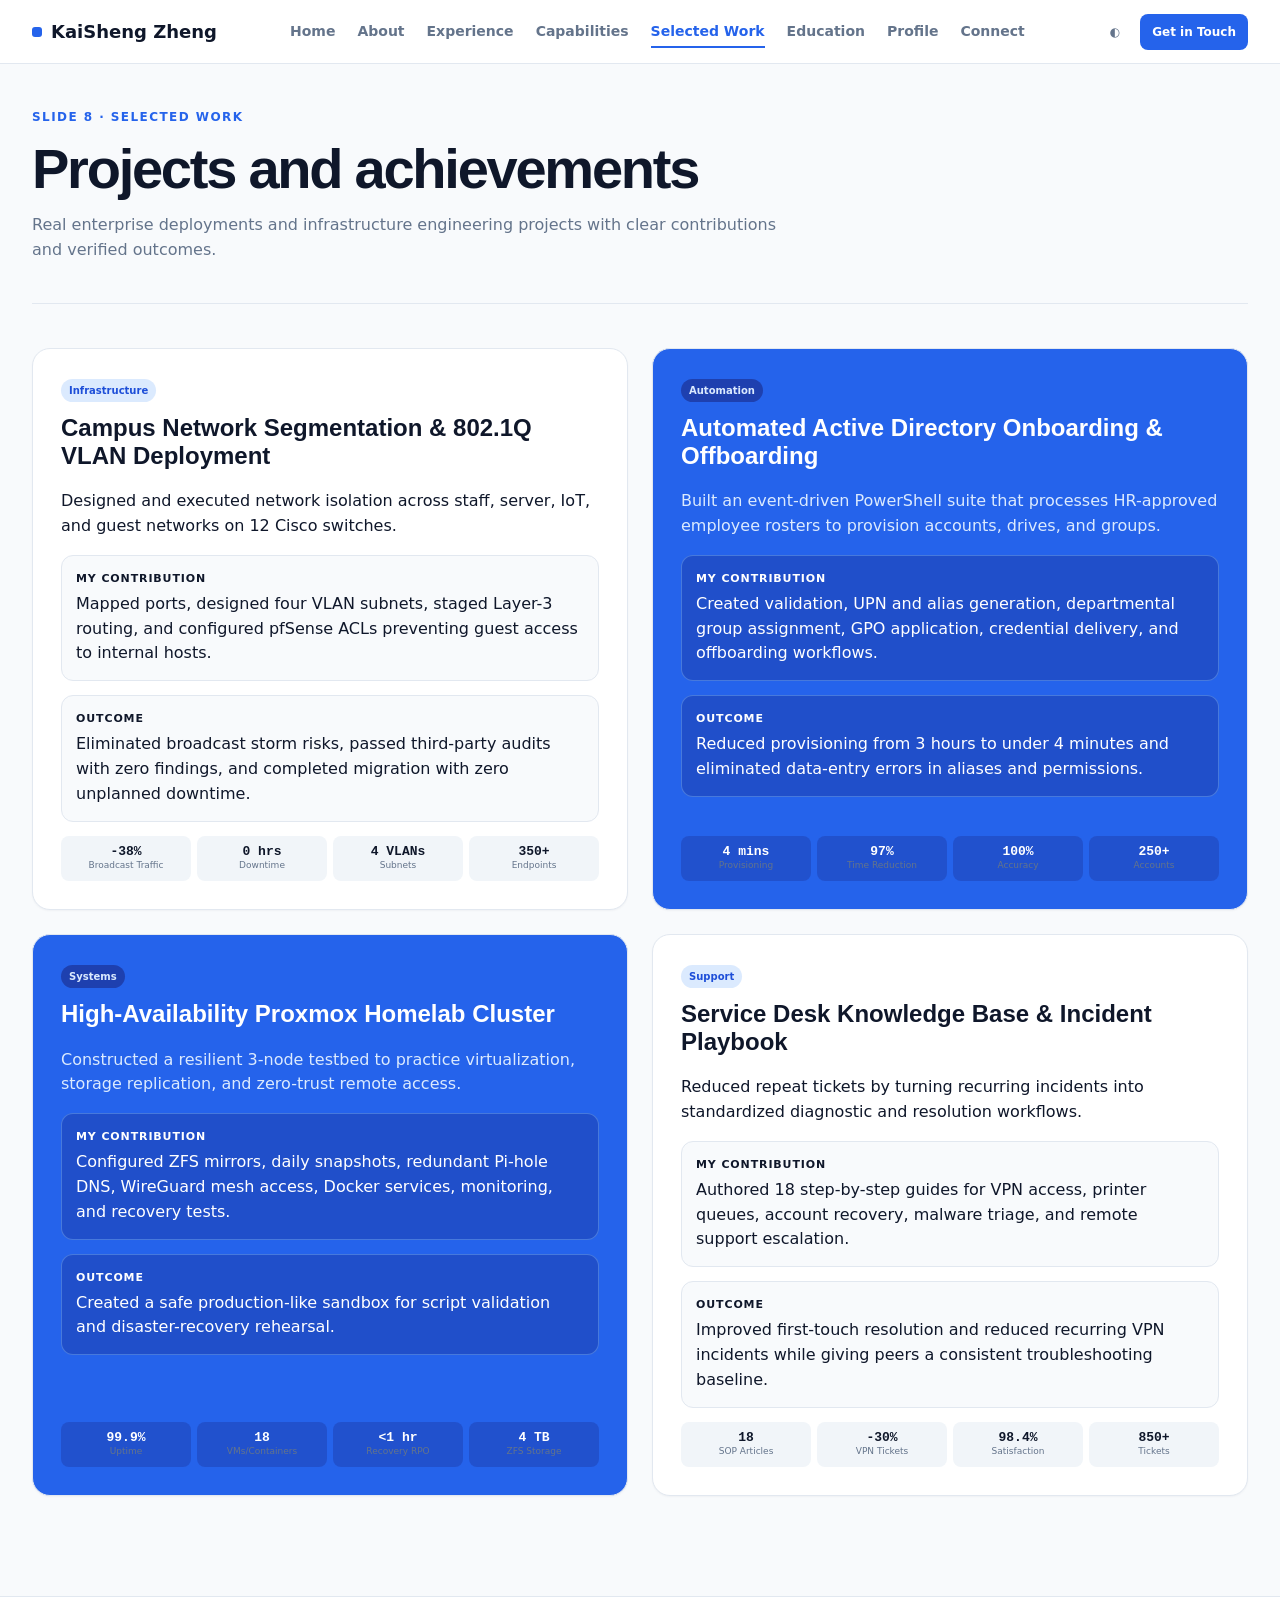
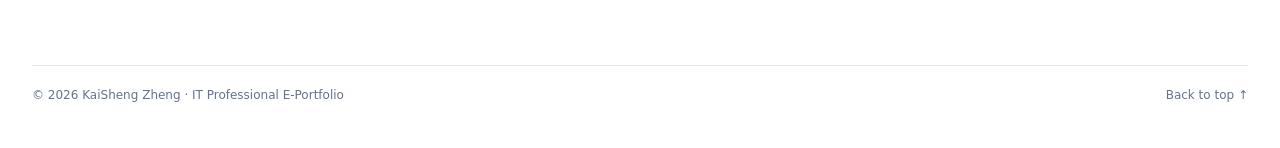
<file: html/projects.html>
<!doctype html>
<html lang="en">
<head><meta charset="utf-8"><meta name="viewport" content="width=device-width,initial-scale=1"><title>Projects | KaiSheng Zheng</title><link rel="stylesheet" href="styles.css"></head>
<body>
  <header class="nav"><div class="nav-inner container"><a class="brand" href="index.html"><span class="brand-dot"></span><span>KaiSheng Zheng</span></a><nav class="nav-links"><a href="index.html">Home</a><a href="about.html">About</a><a href="experience.html">Experience</a><a href="skills.html">Capabilities</a><a class="active" href="projects.html">Selected Work</a><a href="education.html">Education</a><a href="profile.html">Profile</a><a href="contact.html">Connect</a></nav><div class="nav-actions"><button class="icon-button" onclick="toggleTheme()">◐</button><a class="nav-cta" href="contact.html">Get in Touch</a><button class="menu-button icon-button" onclick="toggleMenu()">☰</button></div></div><nav class="mobile-menu"><a href="index.html">Home</a><a href="about.html">About</a><a href="experience.html">Experience</a><a href="skills.html">Capabilities</a><a href="projects.html">Selected Work</a><a href="education.html">Education</a><a href="profile.html">Profile</a><a href="contact.html">Connect</a></nav></header>
  <main><div class="page">
    <div class="page-header"><div><div class="kicker">Slide 8 · Selected Work</div><h1>Projects and achievements</h1><p class="lead">Real enterprise deployments and infrastructure engineering projects with clear contributions and verified outcomes.</p></div></div>
    <div class="grid-2">
      <article class="project-card card">
        <div><span class="pill">Infrastructure</span><h2 style="font-size:24px;margin-top:12px">Campus Network Segmentation & 802.1Q VLAN Deployment</h2><p>Designed and executed network isolation across staff, server, IoT, and guest networks on 12 Cisco switches.</p><div class="project-callout"><span class="callout-label">My contribution</span>Mapped ports, designed four VLAN subnets, staged Layer-3 routing, and configured pfSense ACLs preventing guest access to internal hosts.</div><div class="project-callout"><span class="callout-label">Outcome</span>Eliminated broadcast storm risks, passed third-party audits with zero findings, and completed migration with zero unplanned downtime.</div></div><div class="project-metrics"><div class="project-metric"><strong>-38%</strong><span>Broadcast Traffic</span></div><div class="project-metric"><strong>0 hrs</strong><span>Downtime</span></div><div class="project-metric"><strong>4 VLANs</strong><span>Subnets</span></div><div class="project-metric"><strong>350+</strong><span>Endpoints</span></div></div>
      </article>
      <article class="project-card card blue">
        <div><span class="pill" style="background:#1e40af;color:#dbeafe">Automation</span><h2 style="font-size:24px;margin-top:12px">Automated Active Directory Onboarding & Offboarding</h2><p>Built an event-driven PowerShell suite that processes HR-approved employee rosters to provision accounts, drives, and groups.</p><div class="project-callout"><span class="callout-label">My contribution</span>Created validation, UPN and alias generation, departmental group assignment, GPO application, credential delivery, and offboarding workflows.</div><div class="project-callout"><span class="callout-label">Outcome</span>Reduced provisioning from 3 hours to under 4 minutes and eliminated data-entry errors in aliases and permissions.</div></div><div class="project-metrics"><div class="project-metric"><strong>4 mins</strong><span>Provisioning</span></div><div class="project-metric"><strong>97%</strong><span>Time Reduction</span></div><div class="project-metric"><strong>100%</strong><span>Accuracy</span></div><div class="project-metric"><strong>250+</strong><span>Accounts</span></div></div>
      </article>
      <article class="project-card card blue">
        <div><span class="pill" style="background:#1e40af;color:#dbeafe">Systems</span><h2 style="font-size:24px;margin-top:12px">High-Availability Proxmox Homelab Cluster</h2><p>Constructed a resilient 3-node testbed to practice virtualization, storage replication, and zero-trust remote access.</p><div class="project-callout"><span class="callout-label">My contribution</span>Configured ZFS mirrors, daily snapshots, redundant Pi-hole DNS, WireGuard mesh access, Docker services, monitoring, and recovery tests.</div><div class="project-callout"><span class="callout-label">Outcome</span>Created a safe production-like sandbox for script validation and disaster-recovery rehearsal.</div></div><div class="project-metrics"><div class="project-metric"><strong>99.9%</strong><span>Uptime</span></div><div class="project-metric"><strong>18</strong><span>VMs/Containers</span></div><div class="project-metric"><strong>&lt;1 hr</strong><span>Recovery RPO</span></div><div class="project-metric"><strong>4 TB</strong><span>ZFS Storage</span></div></div>
      </article>
      <article class="project-card card">
        <div><span class="pill">Support</span><h2 style="font-size:24px;margin-top:12px">Service Desk Knowledge Base & Incident Playbook</h2><p>Reduced repeat tickets by turning recurring incidents into standardized diagnostic and resolution workflows.</p><div class="project-callout"><span class="callout-label">My contribution</span>Authored 18 step-by-step guides for VPN access, printer queues, account recovery, malware triage, and remote support escalation.</div><div class="project-callout"><span class="callout-label">Outcome</span>Improved first-touch resolution and reduced recurring VPN incidents while giving peers a consistent troubleshooting baseline.</div></div><div class="project-metrics"><div class="project-metric"><strong>18</strong><span>SOP Articles</span></div><div class="project-metric"><strong>-30%</strong><span>VPN Tickets</span></div><div class="project-metric"><strong>98.4%</strong><span>Satisfaction</span></div><div class="project-metric"><strong>850+</strong><span>Tickets</span></div></div>
      </article>
    </div>
  </div></main>
  <footer class="footer"><div class="footer-inner"><div class="footer-bottom"><span>© 2026 KaiSheng Zheng · IT Professional E-Portfolio</span><a href="#">Back to top ↑</a></div></div></footer><script src="script.js"></script>
</body>
</html>
</file>
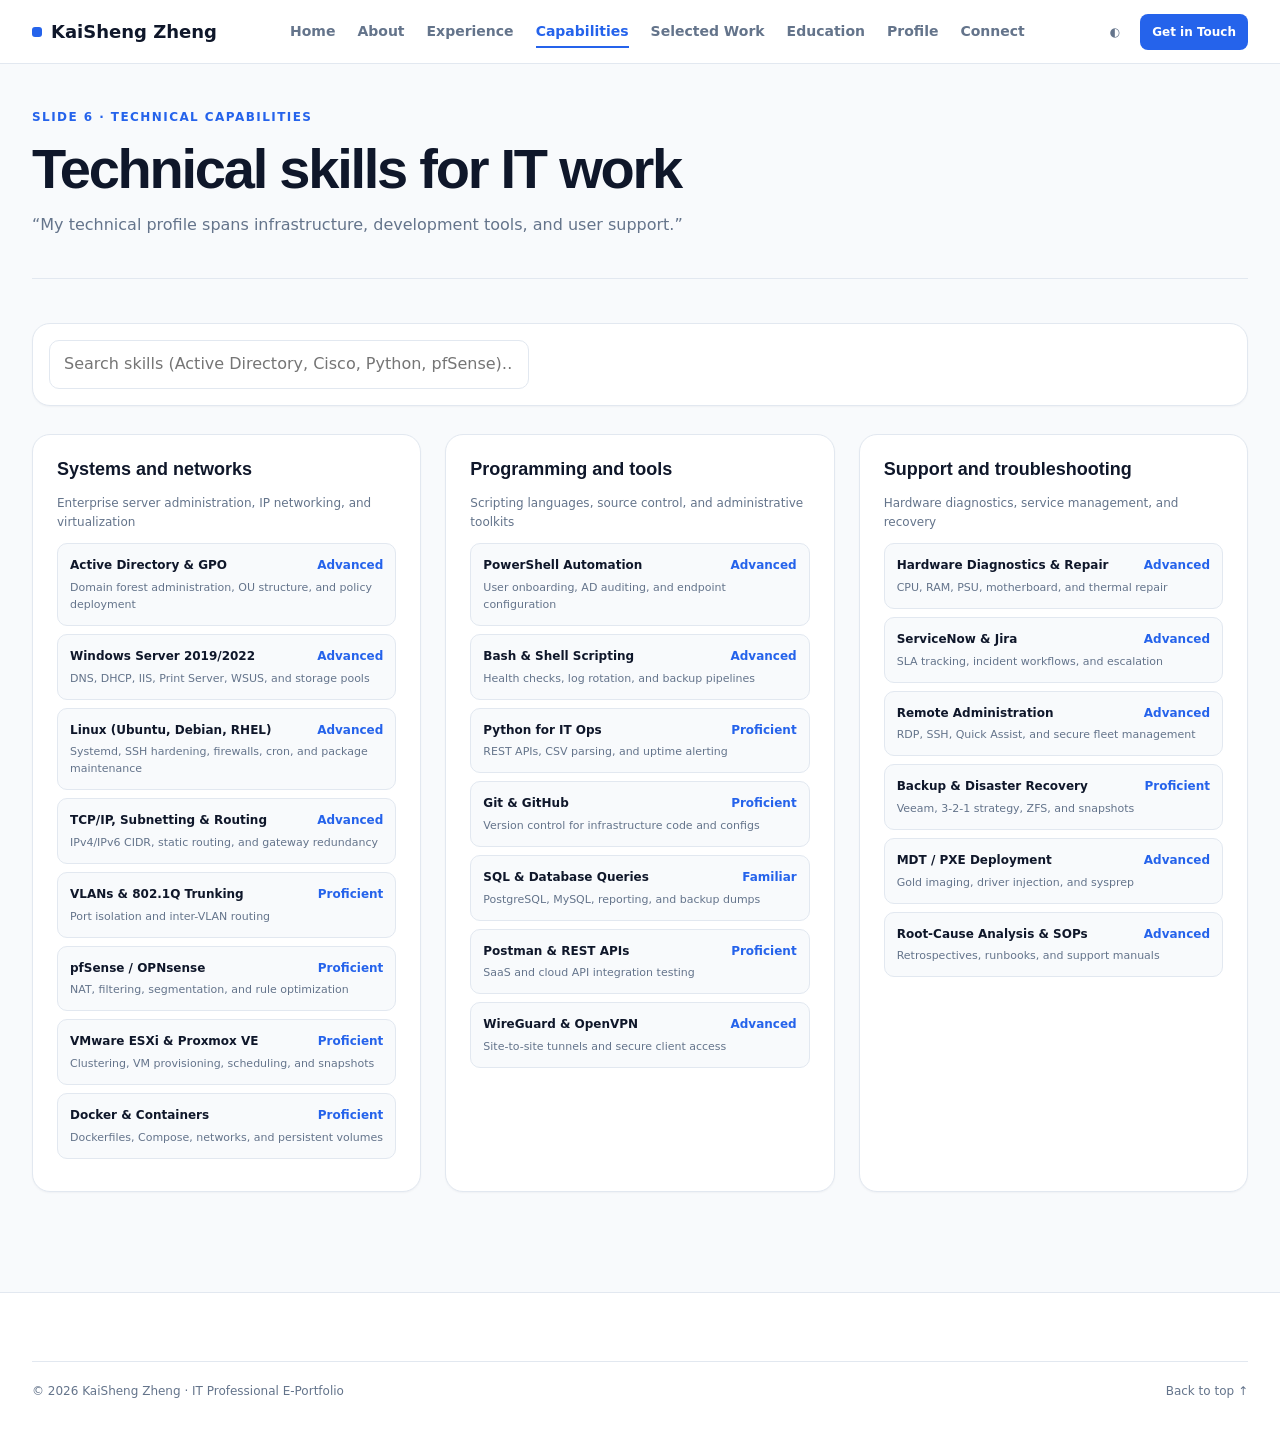
<file: html/skills.html>
<!doctype html>
<html lang="en">
<head><meta charset="utf-8"><meta name="viewport" content="width=device-width,initial-scale=1"><title>Technical Skills | KaiSheng Zheng</title><link rel="stylesheet" href="styles.css"></head>
<body>
  <header class="nav"><div class="nav-inner container"><a class="brand" href="index.html"><span class="brand-dot"></span><span>KaiSheng Zheng</span></a><nav class="nav-links"><a href="index.html">Home</a><a href="about.html">About</a><a href="experience.html">Experience</a><a class="active" href="skills.html">Capabilities</a><a href="projects.html">Selected Work</a><a href="education.html">Education</a><a href="profile.html">Profile</a><a href="contact.html">Connect</a></nav><div class="nav-actions"><button class="icon-button" onclick="toggleTheme()">◐</button><a class="nav-cta" href="contact.html">Get in Touch</a><button class="menu-button icon-button" onclick="toggleMenu()">☰</button></div></div><nav class="mobile-menu"><a href="index.html">Home</a><a href="about.html">About</a><a href="experience.html">Experience</a><a href="skills.html">Capabilities</a><a href="projects.html">Selected Work</a><a href="education.html">Education</a><a href="profile.html">Profile</a><a href="contact.html">Connect</a></nav></header>
  <main><div class="page">
    <div class="page-header"><div><div class="kicker">Slide 6 · Technical Capabilities</div><h1>Technical skills for IT work</h1><p class="lead">“My technical profile spans infrastructure, development tools, and user support.”</p></div></div>
    <div class="card" style="padding:16px;margin-bottom:28px"><input id="skillSearch" class="search" placeholder="Search skills (Active Directory, Cisco, Python, pfSense)…" oninput="filterSkills()"></div>
    <div class="grid-3">
      <section class="skill-category card"><h2>Systems and networks</h2><p>Enterprise server administration, IP networking, and virtualization</p>
        <div class="skill-item"><div class="skill-item-head"><span>Active Directory & GPO</span><span class="level">Advanced</span></div><div class="skill-context">Domain forest administration, OU structure, and policy deployment</div></div>
        <div class="skill-item"><div class="skill-item-head"><span>Windows Server 2019/2022</span><span class="level">Advanced</span></div><div class="skill-context">DNS, DHCP, IIS, Print Server, WSUS, and storage pools</div></div>
        <div class="skill-item"><div class="skill-item-head"><span>Linux (Ubuntu, Debian, RHEL)</span><span class="level">Advanced</span></div><div class="skill-context">Systemd, SSH hardening, firewalls, cron, and package maintenance</div></div>
        <div class="skill-item"><div class="skill-item-head"><span>TCP/IP, Subnetting & Routing</span><span class="level">Advanced</span></div><div class="skill-context">IPv4/IPv6 CIDR, static routing, and gateway redundancy</div></div>
        <div class="skill-item"><div class="skill-item-head"><span>VLANs & 802.1Q Trunking</span><span class="level">Proficient</span></div><div class="skill-context">Port isolation and inter-VLAN routing</div></div>
        <div class="skill-item"><div class="skill-item-head"><span>pfSense / OPNsense</span><span class="level">Proficient</span></div><div class="skill-context">NAT, filtering, segmentation, and rule optimization</div></div>
        <div class="skill-item"><div class="skill-item-head"><span>VMware ESXi & Proxmox VE</span><span class="level">Proficient</span></div><div class="skill-context">Clustering, VM provisioning, scheduling, and snapshots</div></div>
        <div class="skill-item"><div class="skill-item-head"><span>Docker & Containers</span><span class="level">Proficient</span></div><div class="skill-context">Dockerfiles, Compose, networks, and persistent volumes</div></div>
      </section>
      <section class="skill-category card"><h2>Programming and tools</h2><p>Scripting languages, source control, and administrative toolkits</p>
        <div class="skill-item"><div class="skill-item-head"><span>PowerShell Automation</span><span class="level">Advanced</span></div><div class="skill-context">User onboarding, AD auditing, and endpoint configuration</div></div>
        <div class="skill-item"><div class="skill-item-head"><span>Bash & Shell Scripting</span><span class="level">Advanced</span></div><div class="skill-context">Health checks, log rotation, and backup pipelines</div></div>
        <div class="skill-item"><div class="skill-item-head"><span>Python for IT Ops</span><span class="level">Proficient</span></div><div class="skill-context">REST APIs, CSV parsing, and uptime alerting</div></div>
        <div class="skill-item"><div class="skill-item-head"><span>Git & GitHub</span><span class="level">Proficient</span></div><div class="skill-context">Version control for infrastructure code and configs</div></div>
        <div class="skill-item"><div class="skill-item-head"><span>SQL & Database Queries</span><span class="level">Familiar</span></div><div class="skill-context">PostgreSQL, MySQL, reporting, and backup dumps</div></div>
        <div class="skill-item"><div class="skill-item-head"><span>Postman & REST APIs</span><span class="level">Proficient</span></div><div class="skill-context">SaaS and cloud API integration testing</div></div>
        <div class="skill-item"><div class="skill-item-head"><span>WireGuard & OpenVPN</span><span class="level">Advanced</span></div><div class="skill-context">Site-to-site tunnels and secure client access</div></div>
      </section>
      <section class="skill-category card"><h2>Support and troubleshooting</h2><p>Hardware diagnostics, service management, and recovery</p>
        <div class="skill-item"><div class="skill-item-head"><span>Hardware Diagnostics & Repair</span><span class="level">Advanced</span></div><div class="skill-context">CPU, RAM, PSU, motherboard, and thermal repair</div></div>
        <div class="skill-item"><div class="skill-item-head"><span>ServiceNow & Jira</span><span class="level">Advanced</span></div><div class="skill-context">SLA tracking, incident workflows, and escalation</div></div>
        <div class="skill-item"><div class="skill-item-head"><span>Remote Administration</span><span class="level">Advanced</span></div><div class="skill-context">RDP, SSH, Quick Assist, and secure fleet management</div></div>
        <div class="skill-item"><div class="skill-item-head"><span>Backup & Disaster Recovery</span><span class="level">Proficient</span></div><div class="skill-context">Veeam, 3-2-1 strategy, ZFS, and snapshots</div></div>
        <div class="skill-item"><div class="skill-item-head"><span>MDT / PXE Deployment</span><span class="level">Advanced</span></div><div class="skill-context">Gold imaging, driver injection, and sysprep</div></div>
        <div class="skill-item"><div class="skill-item-head"><span>Root-Cause Analysis & SOPs</span><span class="level">Advanced</span></div><div class="skill-context">Retrospectives, runbooks, and support manuals</div></div>
      </section>
    </div>
  </div></main>
  <footer class="footer"><div class="footer-inner"><div class="footer-bottom"><span>© 2026 KaiSheng Zheng · IT Professional E-Portfolio</span><a href="#">Back to top ↑</a></div></div></footer>
  <script src="script.js"></script><script>function filterSkills(){const q=document.querySelector('#skillSearch').value.toLowerCase();document.querySelectorAll('.skill-item').forEach(x=>x.style.display=x.textContent.toLowerCase().includes(q)?'':'none')}</script>
</body>
</html>
</file>
<file: html/styles.css>
:root {
  --blue: #2563eb;
  --blue-dark: #1d4ed8;
  --ink: #0f172a;
  --muted: #64748b;
  --line: #e2e8f0;
  --surface: #ffffff;
  --background: #f8fafc;
}
* { box-sizing: border-box; }
html { scroll-behavior: smooth; }
body {
  margin: 0;
  min-height: 100vh;
  font-family: "DM Sans", system-ui, -apple-system, BlinkMacSystemFont, "Segoe UI", sans-serif;
  color: var(--ink);
  background: var(--background);
  line-height: 1.55;
}
body.dark {
  --ink: #f8fafc;
  --muted: #94a3b8;
  --line: #1e293b;
  --surface: #0f172a;
  --background: #020617;
}
body.dark .card, body.dark .nav, body.dark .footer { background: var(--surface); }
a { color: inherit; text-decoration: none; }
button, input, select, textarea { font: inherit; }
button { cursor: pointer; }
.container { max-width: 1280px; margin: 0 auto; padding-inline: 32px; }
.top-banner {
  background: #0f172a; color: #cbd5e1; font: 11px ui-monospace, monospace;
  padding: 6px 16px; display: flex; justify-content: space-between; align-items: center;
}
.nav {
  position: sticky; top: 0; z-index: 20; height: 64px;
  background: rgba(255,255,255,.94); border-bottom: 1px solid var(--line);
  backdrop-filter: blur(12px);
}
.nav-inner { height: 64px; display: flex; align-items: center; justify-content: space-between; gap: 20px; }
.brand { display: flex; align-items: center; gap: 9px; font-size: 18px; font-weight: 800; white-space: nowrap; }
.brand-dot { width: 10px; height: 10px; border-radius: 3px; background: var(--blue); }
.nav-links { display: flex; align-items: center; gap: 22px; font-size: 14px; font-weight: 600; color: var(--muted); }
.nav-links a { position: relative; padding: 20px 0; }
.nav-links a.active, .nav-links a:hover { color: var(--blue); }
.nav-links a.active::after { content: ""; position: absolute; left: 0; right: 0; bottom: 15px; height: 2px; background: var(--blue); }
.nav-actions { display: flex; align-items: center; gap: 8px; }
.icon-button, .nav-cta, .pdf-button {
  border: 0; border-radius: 8px; padding: 9px 12px; font-size: 12px; font-weight: 700;
}
.icon-button { background: transparent; color: var(--muted); }
.nav-cta { background: var(--blue); color: #fff; }
.pdf-button { background: #e2e8f0; color: #334155; }
.menu-button { display: none; }
.mobile-menu { display: none; }
main { min-height: calc(100vh - 180px); }
.page { max-width: 1280px; margin: 0 auto; padding: 44px 32px 80px; }
.page-header { display: flex; justify-content: space-between; align-items: end; gap: 24px; padding-bottom: 24px; border-bottom: 1px solid var(--line); margin-bottom: 44px; }
.kicker { color: var(--blue); text-transform: uppercase; letter-spacing: .12em; font-size: 12px; font-weight: 800; }
h1, h2, h3, h4 { font-family: "Plus Jakarta Sans", "DM Sans", sans-serif; line-height: 1.15; margin-top: 0; }
h1 { font-size: clamp(38px, 5vw, 56px); margin: 10px 0 12px; letter-spacing: -.04em; }
h2 { font-size: clamp(24px, 3vw, 36px); }
h3 { font-size: 18px; }
p { margin-top: 0; }
.lead { color: var(--muted); max-width: 760px; }
.card { background: var(--surface); border: 1px solid var(--line); border-radius: 18px; box-shadow: 0 1px 2px rgba(15,23,42,.04); }
.grid-2 { display: grid; grid-template-columns: repeat(2, minmax(0,1fr)); gap: 24px; }
.grid-3 { display: grid; grid-template-columns: repeat(3, minmax(0,1fr)); gap: 24px; }
.grid-4 { display: grid; grid-template-columns: repeat(4, minmax(0,1fr)); gap: 16px; }
.hero { display: grid; grid-template-columns: 1fr 1fr; gap: 48px; align-items: center; min-height: 520px; }
.hero h1 { font-size: clamp(42px, 6vw, 68px); }
.hero-headline { font-size: 22px; font-weight: 650; color: #334155; }
.target { display: flex; justify-content: space-between; gap: 12px; align-items: center; border: 1px solid #bfdbfe; background: #eff6ff; color: #1e3a8a; border-radius: 12px; padding: 16px; font-size: 14px; }
.actions { display: flex; flex-wrap: wrap; gap: 10px; margin-top: 18px; }
.button { display: inline-flex; align-items: center; justify-content: center; gap: 8px; border: 0; border-radius: 10px; padding: 11px 16px; font-size: 14px; font-weight: 800; }
.button.primary { background: var(--blue); color: #fff; }
.button.secondary { background: var(--surface); color: #334155; border: 1px solid #cbd5e1; }
.rack { height: 420px; border-radius: 24px; background: linear-gradient(145deg,#eff6ff,#dbeafe); border: 1px solid #bfdbfe; display: grid; place-items: center; box-shadow: inset 0 0 80px rgba(37,99,235,.08); }
.rack-visual { width: 68%; height: 72%; border: 8px solid #1e293b; border-radius: 8px; background: #334155; padding: 12px; display: grid; gap: 10px; }
.rack-unit { background: #64748b; border: 2px solid #94a3b8; border-radius: 4px; display: flex; align-items: center; justify-content: space-around; }
.rack-unit i { width: 7px; height: 7px; border-radius: 50%; background: #22c55e; box-shadow: 0 0 8px #22c55e; }
.metrics { margin: 36px 0 48px; display: grid; grid-template-columns: repeat(4,1fr); gap: 16px; padding: 24px; }
.metric-value { color: var(--blue); font: 800 30px ui-monospace, monospace; }
.metric-label { font-size: 12px; font-weight: 800; }
.metric-copy { color: var(--muted); font-size: 11px; }
.manifesto { background: var(--blue); color: #fff; border-radius: 24px; padding: 44px; margin: 48px 0; }
.manifesto p { color: #dbeafe; }
.section-title { margin-bottom: 20px; }
.feature-card { padding: 24px; display: flex; flex-direction: column; gap: 10px; }
.feature-card h3 { margin: 4px 0; }
.feature-card p { color: var(--muted); font-size: 14px; }
.pill { display: inline-block; width: fit-content; border-radius: 999px; background: #dbeafe; color: #1d4ed8; padding: 4px 8px; font-size: 10px; font-weight: 800; }
.experience-card { padding: 28px; margin-bottom: 24px; }
.experience-head { display: flex; justify-content: space-between; gap: 16px; border-bottom: 1px solid var(--line); padding-bottom: 16px; }
.meta { color: var(--muted); font-size: 12px; }
.key-result { background: #eff6ff; border: 1px solid #dbeafe; border-radius: 12px; padding: 16px; margin: 18px 0; color: #1e3a8a; }
.key-result span, .callout-label { display: block; text-transform: uppercase; letter-spacing: .08em; font-size: 11px; font-weight: 800; margin-bottom: 5px; }
.deliverables { display: grid; grid-template-columns: 1fr 1fr; gap: 8px 24px; padding: 0; list-style: none; }
.deliverables li { color: #475569; font-size: 13px; }
.deliverables li::before { content: "✓"; color: #10b981; font-weight: 900; margin-right: 8px; }
.tags { display: flex; flex-wrap: wrap; gap: 7px; }
.tag { background: #f1f5f9; color: #475569; border-radius: 999px; padding: 5px 9px; font-size: 11px; }
.filter { display: flex; flex-wrap: wrap; gap: 4px; background: #f1f5f9; border-radius: 12px; padding: 4px; }
.filter button { border: 0; border-radius: 8px; background: transparent; color: var(--muted); padding: 7px 10px; font-size: 12px; }
.filter button.active { background: var(--surface); color: var(--ink); box-shadow: 0 1px 3px rgba(15,23,42,.1); }
.skill-category { padding: 24px; }
.skill-category h2 { font-size: 18px; }
.skill-category h2 + p { color: var(--muted); font-size: 12px; }
.skill-item { border: 1px solid var(--line); background: #f8fafc; border-radius: 10px; padding: 12px; margin-bottom: 8px; }
.skill-item-head { display: flex; justify-content: space-between; gap: 12px; font-size: 12px; font-weight: 800; }
.level { color: var(--blue); }
.skill-context { color: var(--muted); font-size: 11px; margin-top: 4px; }
.search { width: 100%; max-width: 480px; border: 1px solid var(--line); border-radius: 10px; padding: 11px 14px; background: var(--surface); color: var(--ink); }
.project-card { padding: 28px; display: flex; flex-direction: column; justify-content: space-between; min-height: 460px; }
.project-card.blue { background: var(--blue); color: #fff; }
.project-card.blue p, .project-card.blue .metric-copy { color: #dbeafe; }
.project-card.blue .project-callout { background: rgba(30,64,175,.45); border-color: rgba(147,197,253,.35); }
.project-callout { border: 1px solid var(--line); border-radius: 12px; padding: 14px; margin: 14px 0; background: #f8fafc; }
.project-card.blue .project-callout { background: rgba(30,64,175,.55); }
.project-metrics { display: grid; grid-template-columns: repeat(4,1fr); gap: 6px; }
.project-metric { background: #f1f5f9; border-radius: 8px; text-align: center; padding: 8px 4px; }
.project-card.blue .project-metric { background: rgba(30,64,175,.5); }
.project-metric strong { display: block; font: 800 13px ui-monospace, monospace; }
.project-metric span { display: block; font-size: 9px; color: var(--muted); }
.education-card { padding: 28px; margin-bottom: 32px; }
.cert-grid { display: grid; grid-template-columns: repeat(2,1fr); gap: 20px; }
.cert { padding: 22px; }
.reference-grid { display: grid; grid-template-columns: repeat(2,1fr); gap: 24px; }
.reference-card { padding: 28px; }
.reference-card ul { list-style: none; padding: 0; }
.reference-card li { border: 1px solid var(--line); border-radius: 10px; padding: 12px; margin: 8px 0; font-size: 13px; }
.contact-grid { display: grid; grid-template-columns: 5fr 7fr; gap: 32px; }
.contact-card { padding: 24px; }
.contact-row { display: flex; justify-content: space-between; align-items: center; border: 1px solid var(--line); border-radius: 10px; padding: 12px; margin: 10px 0; font-size: 13px; }
.contact-form { display: grid; gap: 12px; }
.contact-form input, .contact-form textarea, .contact-form select { width: 100%; border: 1px solid var(--line); border-radius: 9px; padding: 10px 12px; background: var(--surface); color: var(--ink); }
.contact-form textarea { min-height: 120px; resize: vertical; }
.footer { border-top: 1px solid var(--line); background: var(--surface); margin-top: 20px; }
.footer-inner { max-width: 1280px; margin: 0 auto; padding: 44px 32px; }
.footer-grid { display: grid; grid-template-columns: 2fr 1fr 1fr; gap: 32px; }
.footer h4 { font-size: 12px; text-transform: uppercase; letter-spacing: .08em; }
.footer a, .footer button { color: var(--muted); font-size: 12px; }
.footer ul { list-style: none; padding: 0; margin: 0; }
.footer li { margin: 7px 0; }
.footer-bottom { border-top: 1px solid var(--line); margin-top: 24px; padding-top: 20px; display: flex; justify-content: space-between; color: var(--muted); font-size: 12px; }
@media (max-width: 1020px) {
  .nav-links { display: none; }
  .menu-button { display: inline-flex; }
  .mobile-menu.open { display: grid; position: absolute; left: 0; right: 0; top: 64px; background: var(--surface); border-bottom: 1px solid var(--line); padding: 12px 32px 20px; }
  .mobile-menu a { padding: 9px 0; border-bottom: 1px solid var(--line); font-size: 13px; }
  .hero { grid-template-columns: 1fr; }
  .rack { max-height: 380px; }
  .grid-3 { grid-template-columns: 1fr 1fr; }
  .contact-grid { grid-template-columns: 1fr; }
}
@media (max-width: 700px) {
  .container, .page, .footer-inner { padding-inline: 18px; }
  .top-banner { display: none; }
  .nav-actions .pdf-button, .nav-actions .icon-button, .nav-cta { display: none; }
  .page { padding-top: 28px; }
  .page-header { align-items: start; flex-direction: column; }
  .hero { min-height: 0; }
  .rack { height: 300px; }
  .grid-2, .grid-3, .grid-4, .metrics, .project-metrics, .cert-grid, .reference-grid, .footer-grid { grid-template-columns: 1fr; }
  .metrics { gap: 18px; }
  .deliverables { grid-template-columns: 1fr; }
  .experience-head { flex-direction: column; }
  .manifesto { padding: 28px; }
  .footer-bottom { flex-direction: column; gap: 12px; }
}
</file>
